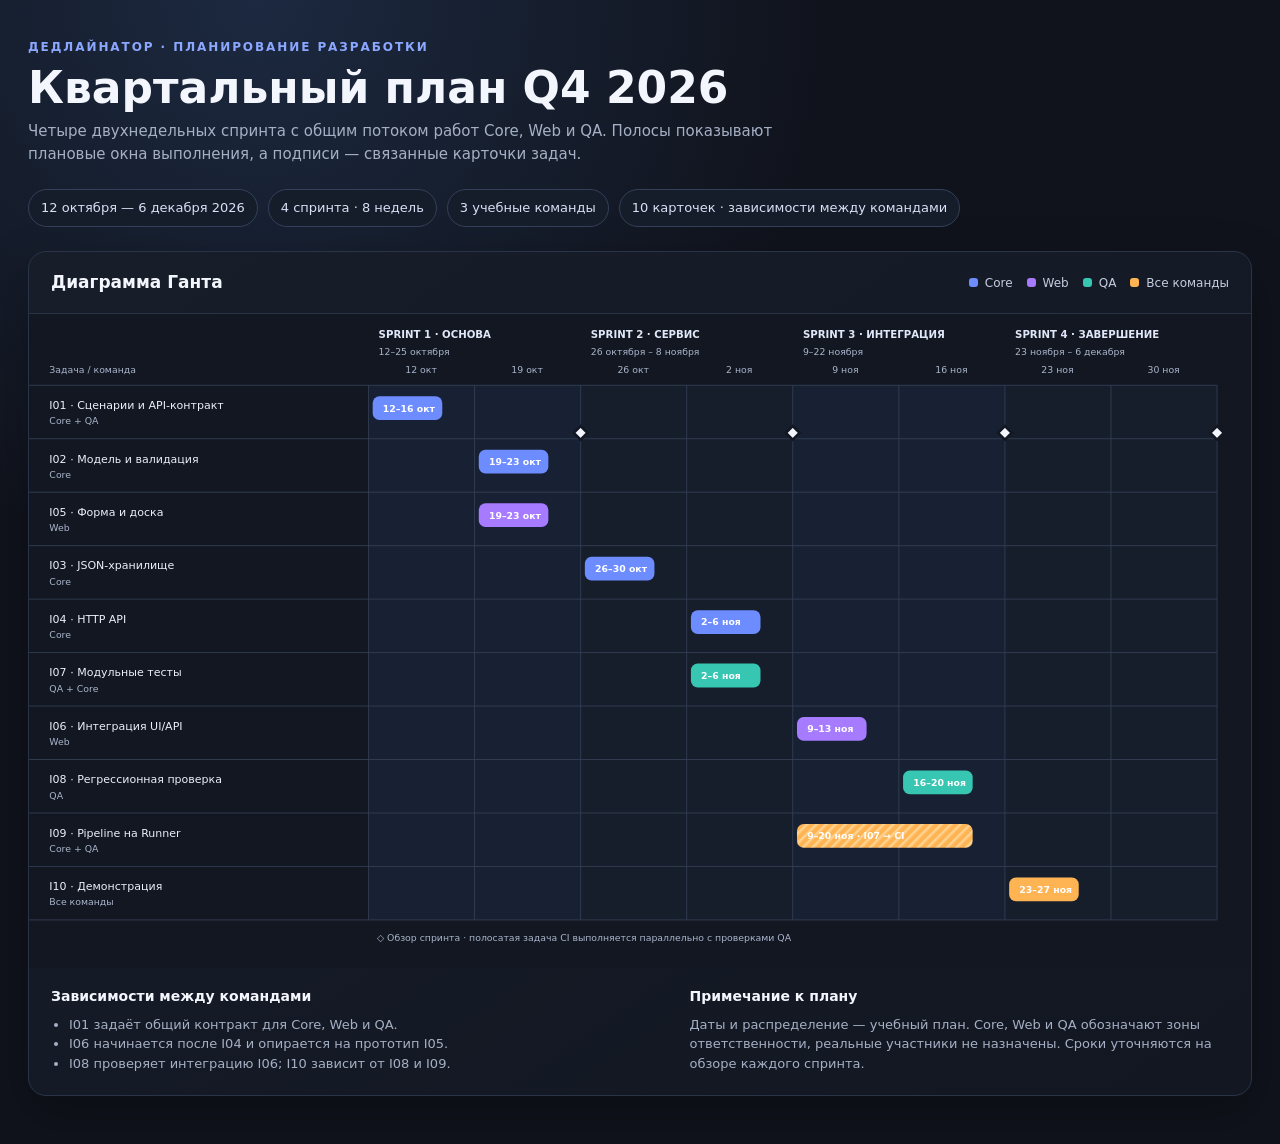
<file: planning/Roadmap-Gantt.html>
<!doctype html>
<html lang="ru">
<head>
  <meta charset="utf-8">
  <meta name="viewport" content="width=device-width, initial-scale=1">
  <title>Дедлайнатор — квартальный план Q4 2026</title>
  <style>
    :root { color-scheme: dark; --bg:#10131c; --panel:#171c28; --line:#293246; --muted:#a6b0c4; --text:#f3f6fc; }
    * { box-sizing: border-box; }
    body { margin:0; background:radial-gradient(circle at 20% 0,#1c2940 0,transparent 36rem),var(--bg); color:var(--text); font:15px/1.5 "Segoe UI",system-ui,sans-serif; }
    main { max-width:1500px; margin:0 auto; padding:38px 28px 48px; }
    .eyebrow { color:#8ba7ff; font-size:12px; font-weight:800; letter-spacing:.16em; text-transform:uppercase; }
    h1 { margin:8px 0 8px; font-size:clamp(28px,4vw,44px); line-height:1.1; }
    .intro { max-width:760px; margin:0; color:var(--muted); }
    .summary { display:flex; gap:10px; flex-wrap:wrap; margin:24px 0; }
    .pill { padding:8px 12px; border:1px solid #34405a; border-radius:999px; background:#161d2a; color:#d7e0f5; font-size:13px; }
    .card { overflow:hidden; border:1px solid #2a3448; border-radius:18px; background:linear-gradient(145deg,#171d29,#121722); box-shadow:0 18px 50px #0004; }
    .chart-head { display:flex; align-items:center; justify-content:space-between; gap:20px; padding:18px 22px; border-bottom:1px solid var(--line); }
    .chart-head h2 { margin:0; font-size:17px; }
    .legend { display:flex; flex-wrap:wrap; gap:14px; color:#c5cee0; font-size:12px; }
    .legend span { display:inline-flex; align-items:center; gap:7px; }
    .dot { width:9px; height:9px; border-radius:3px; display:inline-block; }
    .scroll { overflow-x:auto; }
    svg { display:block; width:100%; min-width:1120px; height:auto; }
    .task { font-size:13px; fill:#eaf0fc; }
    .team { font-size:11px; fill:#aab6cc; }
    .week { font-size:11px; fill:#aab6cc; }
    .sprint { font-size:12px; font-weight:800; fill:#dfe7f8; }
    .bar-label { font-size:11px; font-weight:800; fill:#fff; pointer-events:none; }
    .foot { display:grid; grid-template-columns:1.15fr 1fr; gap:18px; padding:18px 22px 22px; }
    .foot h3 { margin:0 0 8px; font-size:14px; }
    .foot p,.foot li { color:var(--muted); font-size:13px; }
    .foot p { margin:0; }
    .foot ul { margin:0; padding-left:18px; }
    @media(max-width:760px){main{padding:26px 16px}.chart-head{align-items:flex-start;flex-direction:column}.foot{grid-template-columns:1fr}}
  </style>
</head>
<body>
<main>
  <div class="eyebrow">Дедлайнатор · планирование разработки</div>
  <h1>Квартальный план Q4 2026</h1>
  <p class="intro">Четыре двухнедельных спринта с общим потоком работ Core, Web и QA. Полосы показывают плановые окна выполнения, а подписи — связанные карточки задач.</p>
  <div class="summary">
    <span class="pill">12 октября — 6 декабря 2026</span>
    <span class="pill">4 спринта · 8 недель</span>
    <span class="pill">3 учебные команды</span>
    <span class="pill">10 карточек · зависимости между командами</span>
  </div>
  <section class="card" aria-label="Диаграмма Ганта квартального плана">
    <div class="chart-head">
      <h2>Диаграмма Ганта</h2>
      <div class="legend">
        <span><i class="dot" style="background:#6d8cff"></i>Core</span>
        <span><i class="dot" style="background:#a77bff"></i>Web</span>
        <span><i class="dot" style="background:#36c6b2"></i>QA</span>
        <span><i class="dot" style="background:#ffb454"></i>Все команды</span>
      </div>
    </div>
    <div class="scroll">
      <svg viewBox="0 0 1440 770" role="img" aria-labelledby="title desc">
        <title id="title">План работ Дедлайнатора на четыре спринта</title>
        <desc id="desc">Диаграмма Ганта с задачами Core, Web и QA, распределёнными по четырём спринтам с 12 октября по 6 декабря 2026 года.</desc>
        <defs>
          <pattern id="stripe" width="8" height="8" patternUnits="userSpaceOnUse" patternTransform="rotate(45)"><rect width="8" height="8" fill="#ffb454"/><rect width="3" height="8" fill="#ffd18e"/></pattern>
        </defs>
        <rect x="0" y="0" width="1440" height="770" fill="#121722"/>
        <rect x="400" y="84" width="250" height="630" fill="#23304a" opacity=".42"/>
        <rect x="650" y="84" width="250" height="630" fill="#202b3b" opacity=".38"/>
        <rect x="900" y="84" width="250" height="630" fill="#23304a" opacity=".42"/>
        <rect x="1150" y="84" width="250" height="630" fill="#202b3b" opacity=".38"/>
        <text x="412" y="28" class="sprint">SPRINT 1 · ОСНОВА</text>
        <text x="412" y="48" class="week">12–25 октября</text>
        <text x="662" y="28" class="sprint">SPRINT 2 · СЕРВИС</text>
        <text x="662" y="48" class="week">26 октября – 8 ноября</text>
        <text x="912" y="28" class="sprint">SPRINT 3 · ИНТЕГРАЦИЯ</text>
        <text x="912" y="48" class="week">9–22 ноября</text>
        <text x="1162" y="28" class="sprint">SPRINT 4 · ЗАВЕРШЕНИЕ</text>
        <text x="1162" y="48" class="week">23 ноября – 6 декабря</text>
        <text x="24" y="70" class="week">Задача / команда</text>
        <g stroke="#344057" stroke-width="1">
          <path d="M400 84V714M525 84V714M650 84V714M775 84V714M900 84V714M1025 84V714M1150 84V714M1275 84V714M1400 84V714"/>
          <path d="M0 84H1400M0 147H1400M0 210H1400M0 273H1400M0 336H1400M0 399H1400M0 462H1400M0 525H1400M0 588H1400M0 651H1400M0 714H1400"/>
        </g>
        <g class="week" text-anchor="middle">
          <text x="462" y="70">12 окт</text><text x="587" y="70">19 окт</text><text x="712" y="70">26 окт</text><text x="837" y="70">2 ноя</text>
          <text x="962" y="70">9 ноя</text><text x="1087" y="70">16 ноя</text><text x="1212" y="70">23 ноя</text><text x="1337" y="70">30 ноя</text>
        </g>
        <g class="task">
          <text x="24" y="112">I01 · Сценарии и API-контракт</text><text x="24" y="130" class="team">Core + QA</text>
          <text x="24" y="175">I02 · Модель и валидация</text><text x="24" y="193" class="team">Core</text>
          <text x="24" y="238">I05 · Форма и доска</text><text x="24" y="256" class="team">Web</text>
          <text x="24" y="301">I03 · JSON-хранилище</text><text x="24" y="319" class="team">Core</text>
          <text x="24" y="364">I04 · HTTP API</text><text x="24" y="382" class="team">Core</text>
          <text x="24" y="427">I07 · Модульные тесты</text><text x="24" y="445" class="team">QA + Core</text>
          <text x="24" y="490">I06 · Интеграция UI/API</text><text x="24" y="508" class="team">Web</text>
          <text x="24" y="553">I08 · Регрессионная проверка</text><text x="24" y="571" class="team">QA</text>
          <text x="24" y="616">I09 · Pipeline на Runner</text><text x="24" y="634" class="team">Core + QA</text>
          <text x="24" y="679">I10 · Демонстрация</text><text x="24" y="697" class="team">Все команды</text>
        </g>
        <g>
          <rect x="405" y="97" width="82" height="28" rx="8" fill="#6d8cff"><title>I01: уточнение сценариев и контракта API, 12–16 октября</title></rect><text x="417" y="115" class="bar-label">12–16 окт</text>
          <rect x="530" y="160" width="82" height="28" rx="8" fill="#6d8cff"><title>I02: модель и валидация, 19–23 октября; зависит от I01</title></rect><text x="542" y="178" class="bar-label">19–23 окт</text>
          <rect x="530" y="223" width="82" height="28" rx="8" fill="#a77bff"><title>I05: прототип формы и доски, 19–23 октября; согласуется по I01</title></rect><text x="542" y="241" class="bar-label">19–23 окт</text>
          <rect x="655" y="286" width="82" height="28" rx="8" fill="#6d8cff"><title>I03: локальное JSON-хранилище, 26–30 октября</title></rect><text x="667" y="304" class="bar-label">26–30 окт</text>
          <rect x="780" y="349" width="82" height="28" rx="8" fill="#6d8cff"><title>I04: HTTP API, 2–6 ноября; зависит от I03</title></rect><text x="792" y="367" class="bar-label">2–6 ноя</text>
          <rect x="780" y="412" width="82" height="28" rx="8" fill="#36c6b2"><title>I07: модульные тесты, 2–6 ноября; параллельно с I04</title></rect><text x="792" y="430" class="bar-label">2–6 ноя</text>
          <rect x="905" y="475" width="82" height="28" rx="8" fill="#a77bff"><title>I06: интеграция интерфейса и API, 9–13 ноября; зависит от I04 и I05</title></rect><text x="917" y="493" class="bar-label">9–13 ноя</text>
          <rect x="1030" y="538" width="82" height="28" rx="8" fill="#36c6b2"><title>I08: регрессия, 16–20 ноября; зависит от I06</title></rect><text x="1042" y="556" class="bar-label">16–20 ноя</text>
          <rect x="905" y="601" width="207" height="28" rx="8" fill="url(#stripe)"><title>I09: локальный pipeline и runner, 9–20 ноября; зависит от I07</title></rect><text x="917" y="619" class="bar-label">9–20 ноя · I07 → CI</text>
          <rect x="1155" y="664" width="82" height="28" rx="8" fill="#ffb454"><title>I10: демонстрация проекта, 23–27 ноября; зависит от I08 и I09</title></rect><text x="1167" y="682" class="bar-label">23–27 ноя</text>
        </g>
        <g fill="#f2f5fb" stroke="#121722" stroke-width="3">
          <path d="M650 132l8 8-8 8-8-8z"><title>Обзор Sprint 1 — 25 октября</title></path>
          <path d="M900 132l8 8-8 8-8-8z"><title>Обзор Sprint 2 — 8 ноября</title></path>
          <path d="M1150 132l8 8-8 8-8-8z"><title>Обзор Sprint 3 — 22 ноября</title></path>
          <path d="M1400 132l8 8-8 8-8-8z"><title>Обзор Sprint 4 — 6 декабря</title></path>
        </g>
        <text x="410" y="739" class="week">◇ Обзор спринта · полосатая задача CI выполняется параллельно с проверками QA</text>
      </svg>
    </div>
    <div class="foot">
      <div><h3>Зависимости между командами</h3><ul><li>I01 задаёт общий контракт для Core, Web и QA.</li><li>I06 начинается после I04 и опирается на прототип I05.</li><li>I08 проверяет интеграцию I06; I10 зависит от I08 и I09.</li></ul></div>
      <div><h3>Примечание к плану</h3><p>Даты и распределение — учебный план. Core, Web и QA обозначают зоны ответственности, реальные участники не назначены. Сроки уточняются на обзоре каждого спринта.</p></div>
    </div>
  </section>
</main>
</body>
</html>
</file>
